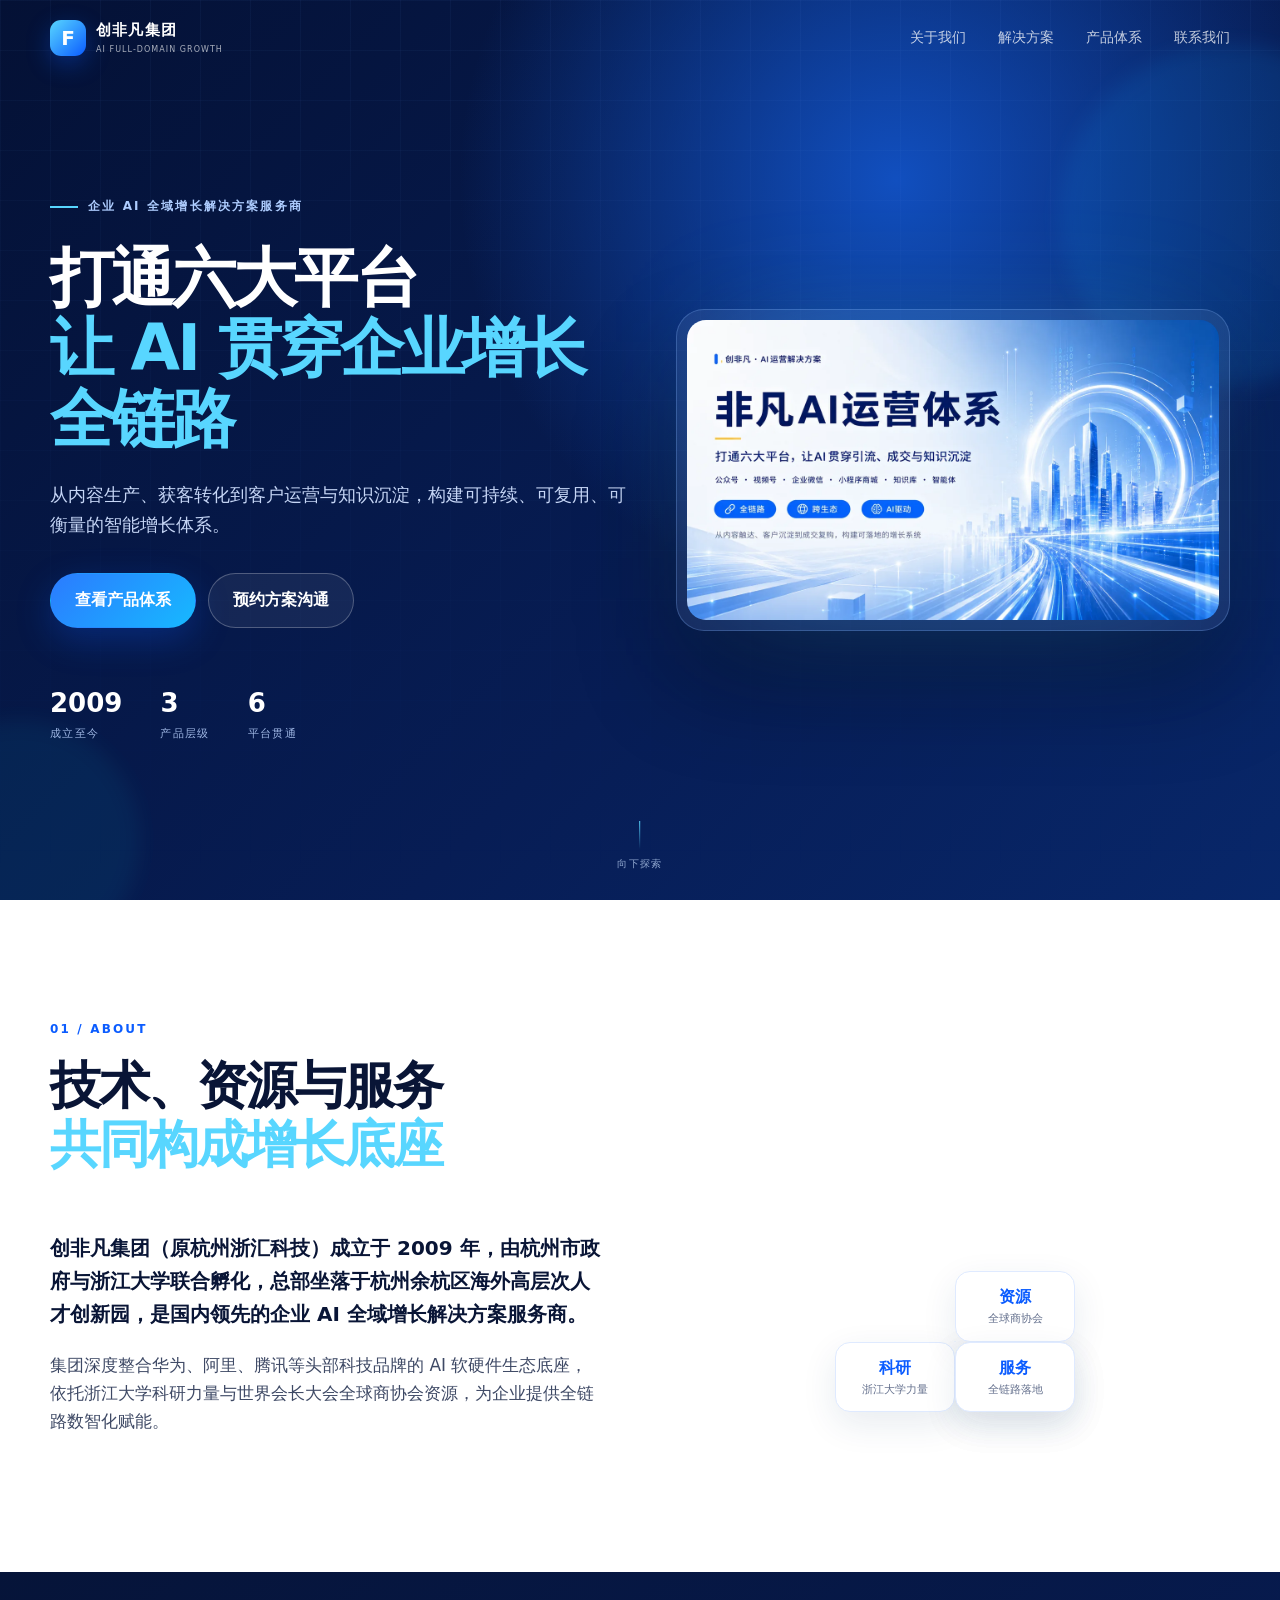
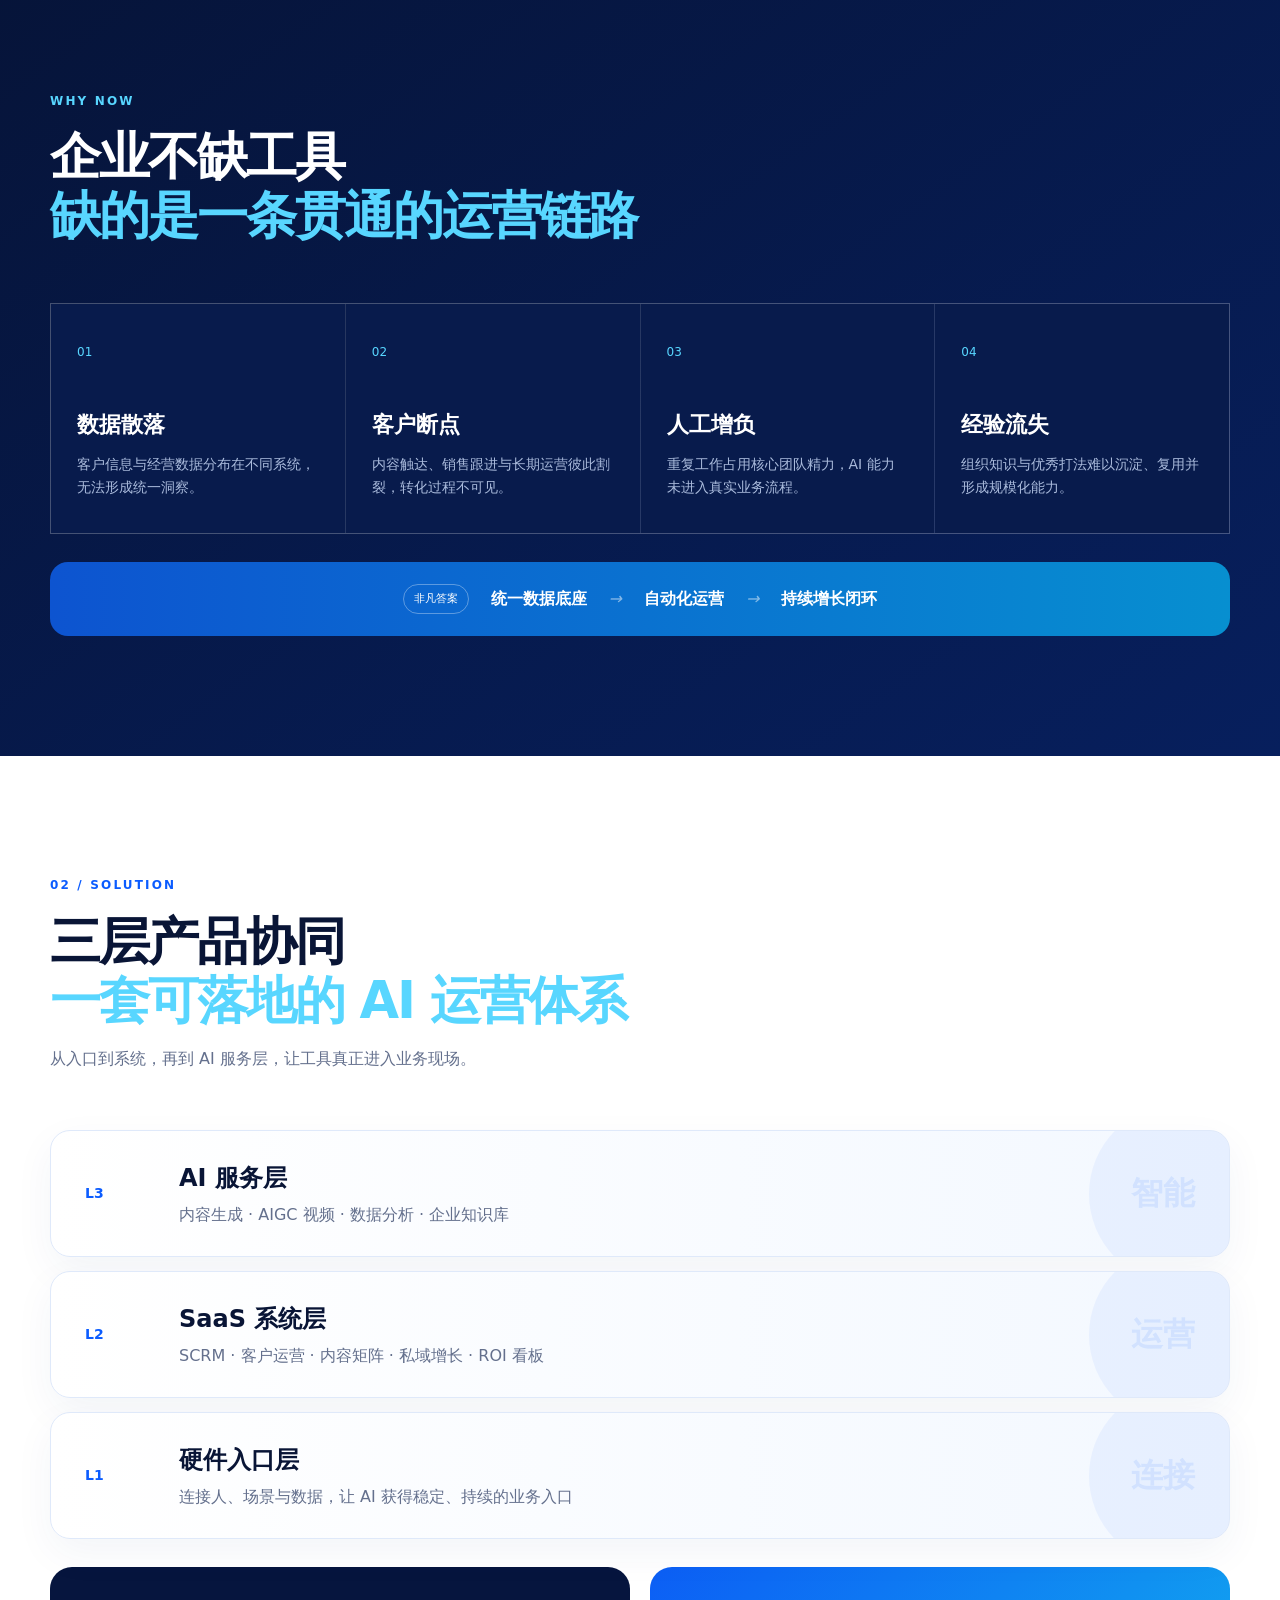
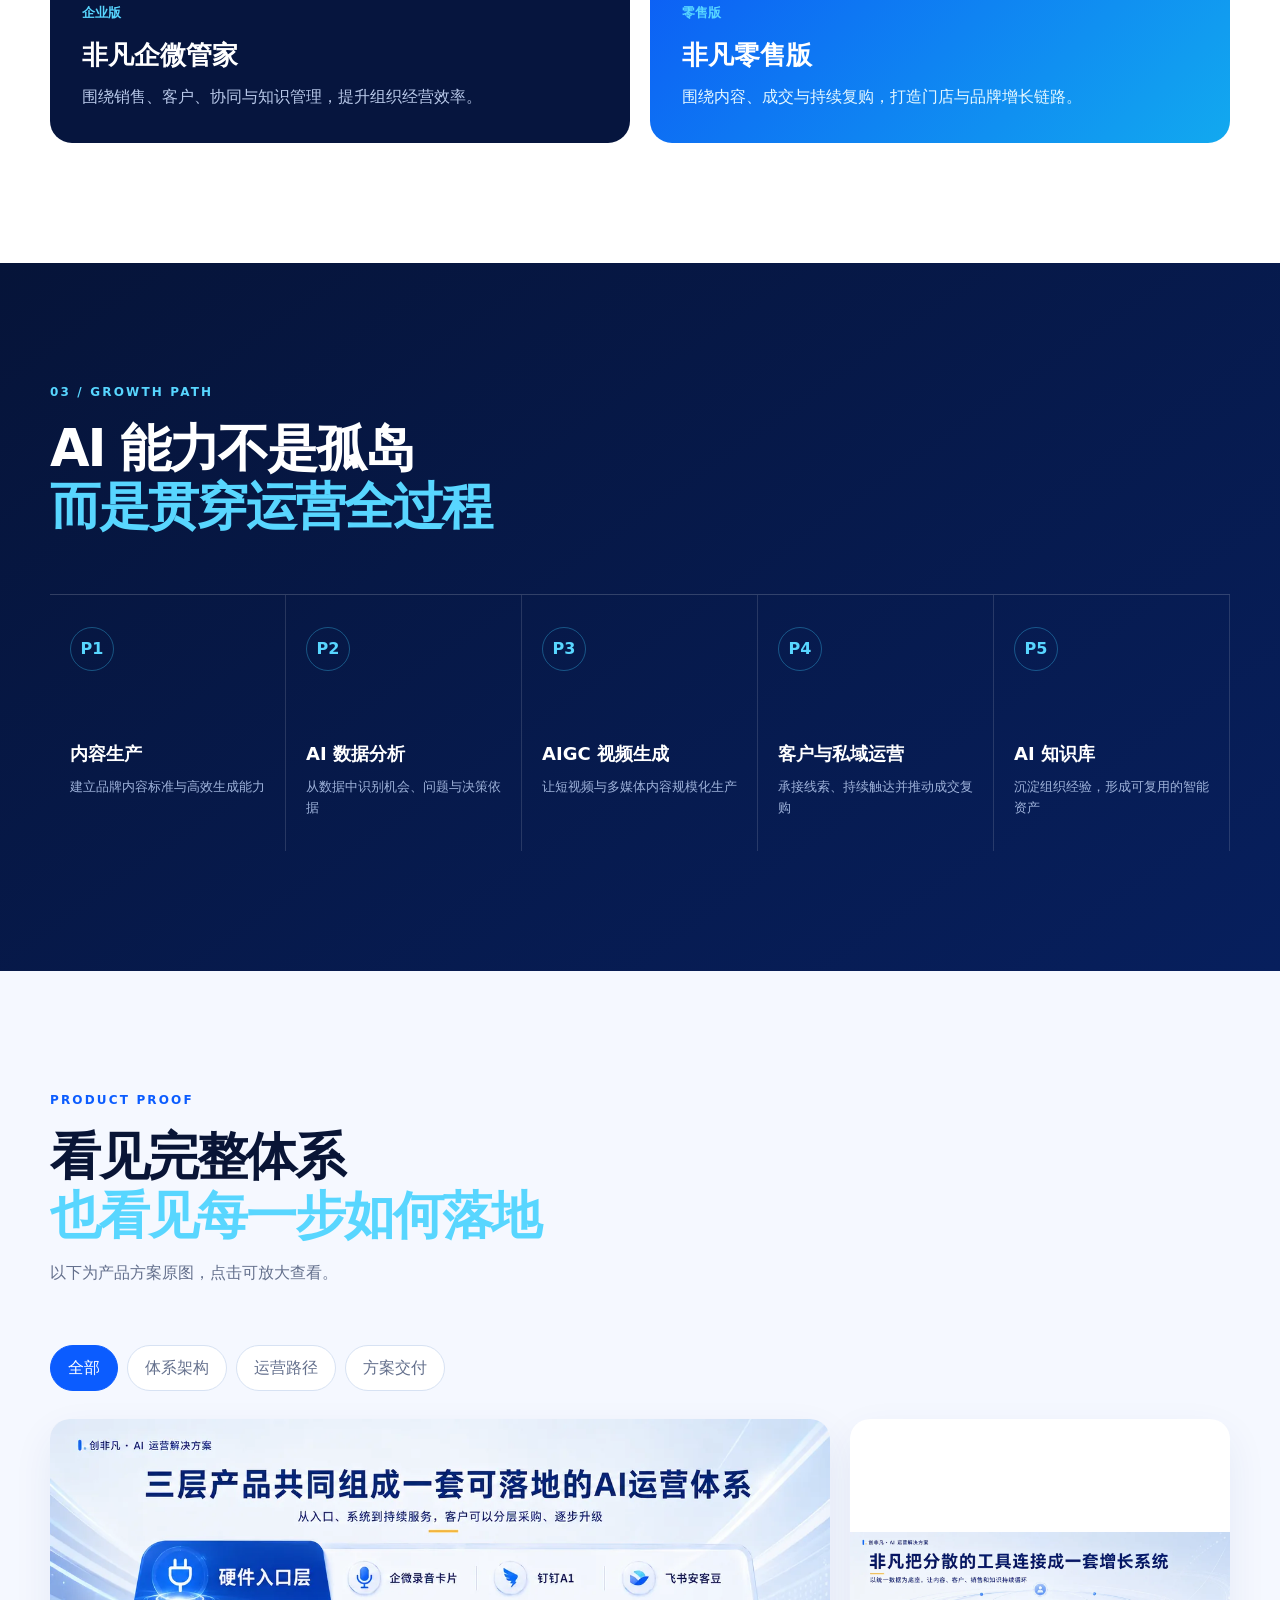
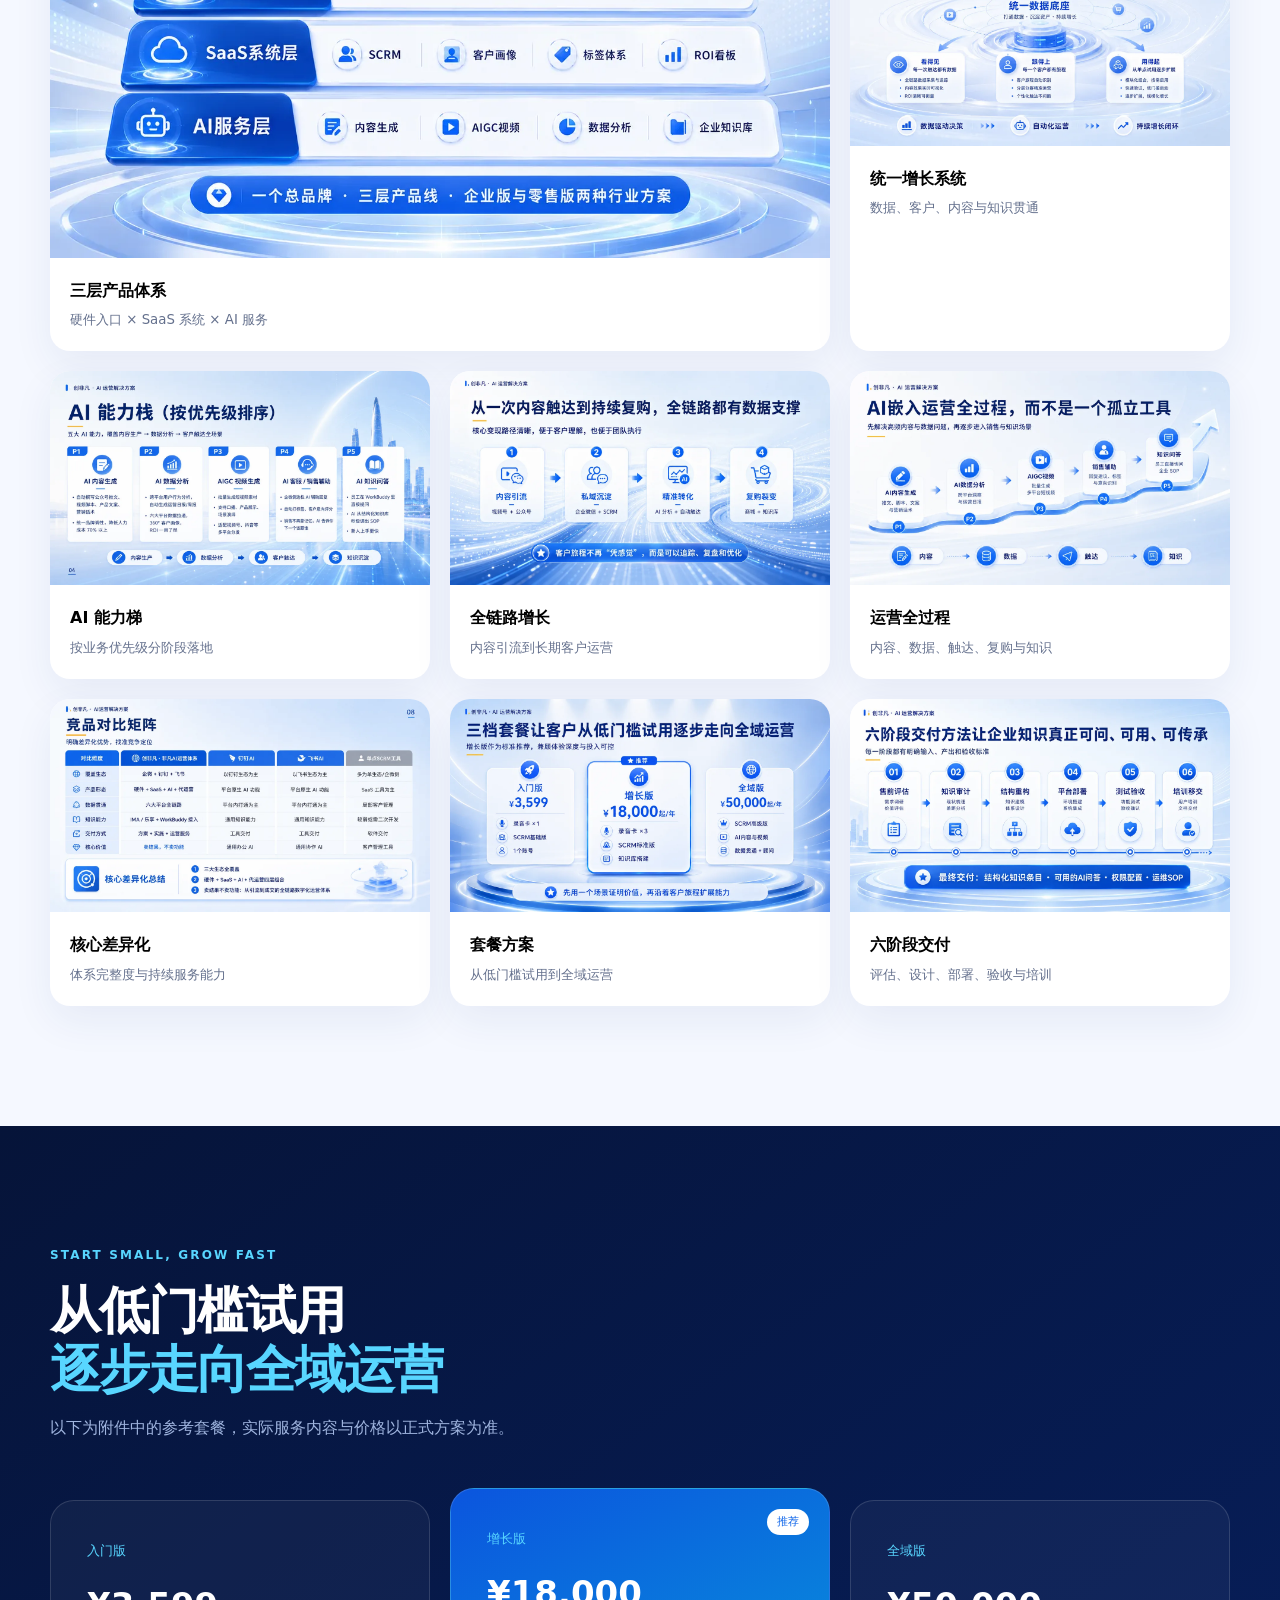
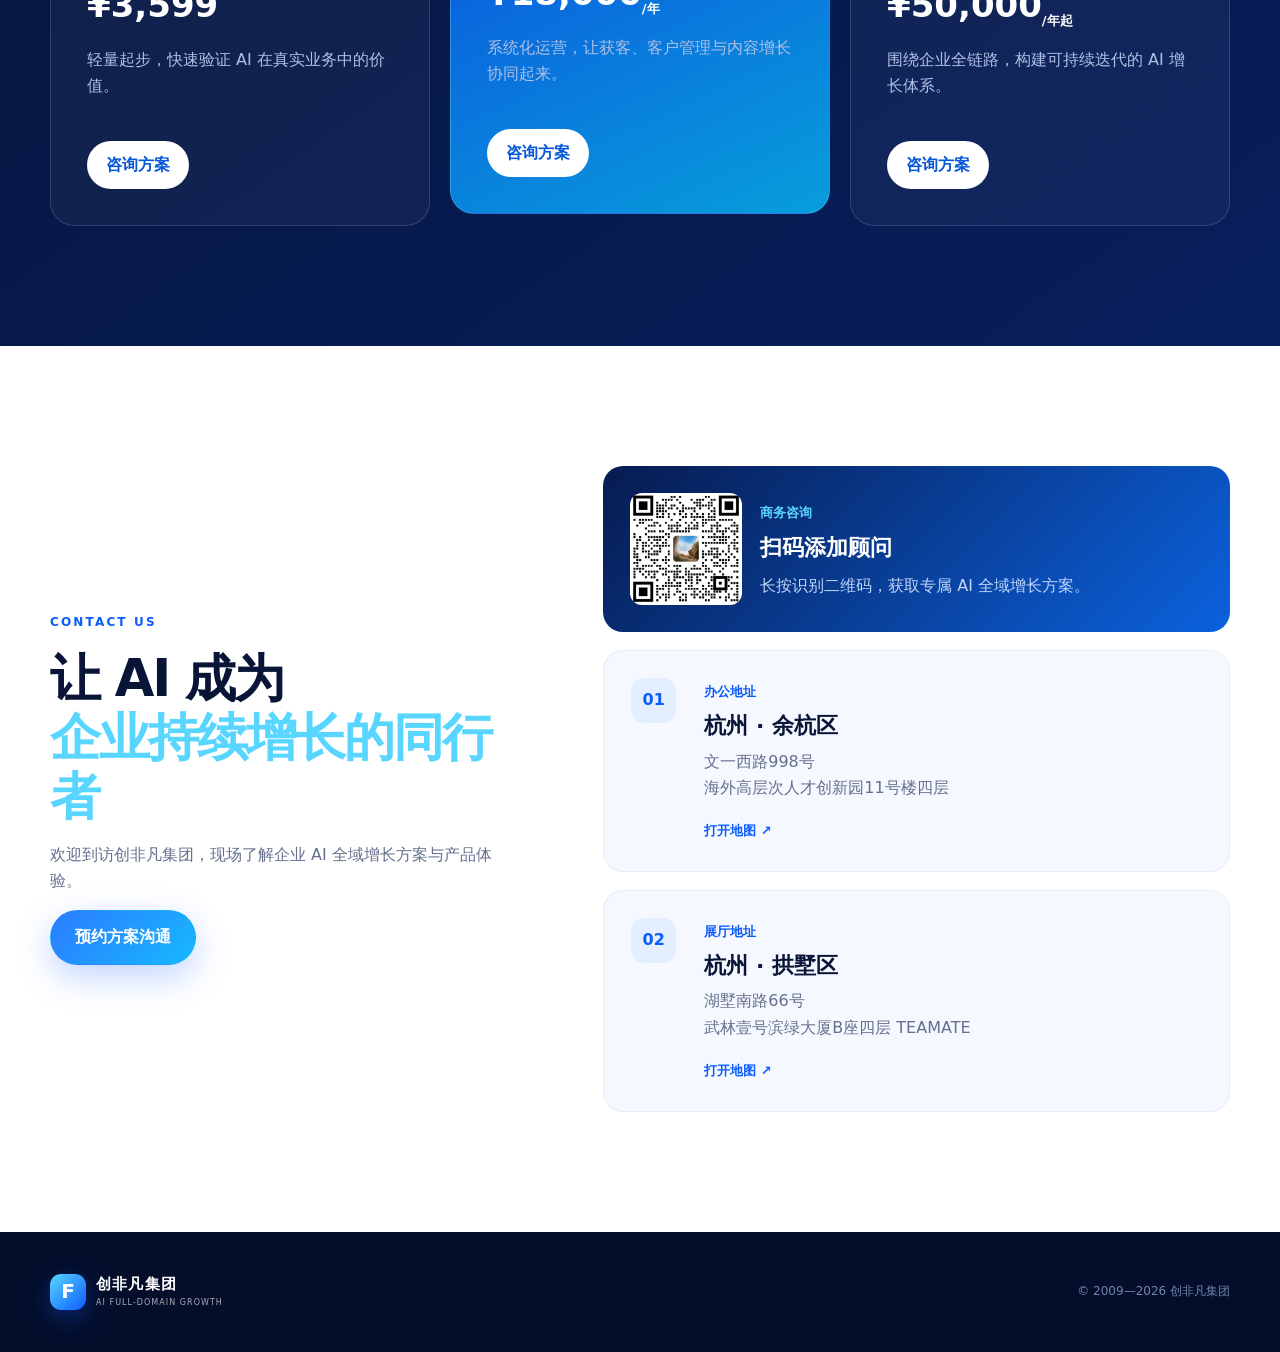
<file: index.html>
<!doctype html>
<html lang="zh-CN">
<head>
  <meta charset="utf-8">
  <meta name="viewport" content="width=device-width,initial-scale=1,viewport-fit=cover">
  <meta name="theme-color" content="#071a48">
  <meta name="description" content="创非凡集团｜企业AI全域增长解决方案服务商">
  <title>创非凡集团｜AI全域增长解决方案</title>
  <link rel="stylesheet" href="styles.css">
</head>
<body>
  <div class="scroll-progress" aria-hidden="true"><span></span></div>
  <header class="topbar">
    <a class="brand" href="#home" aria-label="返回首页">
      <span class="brand-mark">F</span>
      <span><b>创非凡集团</b><small>AI FULL-DOMAIN GROWTH</small></span>
    </a>
    <button class="nav-toggle" aria-label="打开导航" aria-expanded="false"><i></i><i></i></button>
    <nav class="nav">
      <a href="#about">关于我们</a><a href="#system">解决方案</a><a href="#products">产品体系</a><a href="#contact">联系我们</a>
    </nav>
  </header>

  <main>
    <section class="hero" id="home">
      <div class="hero-orb hero-orb-a"></div><div class="hero-orb hero-orb-b"></div>
      <div class="hero-copy reveal">
        <p class="eyebrow"><span></span> 企业 AI 全域增长解决方案服务商</p>
        <h1>打通六大平台<br><em>让 AI 贯穿企业增长全链路</em></h1>
        <p class="hero-lead">从内容生产、获客转化到客户运营与知识沉淀，构建可持续、可复用、可衡量的智能增长体系。</p>
        <div class="hero-actions"><a class="btn primary" href="#products">查看产品体系</a><button class="btn ghost js-consult">预约方案沟通</button></div>
        <div class="hero-metrics">
          <div><b>2009</b><span>成立至今</span></div><div><b>3</b><span>产品层级</span></div><div><b>6</b><span>平台贯通</span></div>
        </div>
      </div>
      <div class="hero-visual reveal" data-delay="120"><img src="assets/web/image1.webp" alt="非凡AI运营体系" fetchpriority="high"><span class="visual-glow"></span></div>
      <a class="scroll-hint" href="#about"><span></span>向下探索</a>
    </section>

    <section class="section about" id="about">
      <div class="section-head reveal"><p class="index">01 / ABOUT</p><h2>技术、资源与服务<br><em>共同构成增长底座</em></h2></div>
      <div class="about-grid">
        <article class="about-story reveal">
          <p>创非凡集团（原杭州浙汇科技）成立于 2009 年，由杭州市政府与浙江大学联合孵化，总部坐落于杭州余杭区海外高层次人才创新园，是国内领先的企业 AI 全域增长解决方案服务商。</p>
          <p>集团深度整合华为、阿里、腾讯等头部科技品牌的 AI 软硬件生态底座，依托浙江大学科研力量与世界会长大会全球商协会资源，为企业提供全链路数智化赋能。</p>
        </article>
        <div class="ecosystem reveal" data-delay="100">
          <div class="eco-core"><span>创非凡</span><b>AI 增长生态</b></div>
          <div class="eco-item e1"><b>技术</b><span>AI软硬件生态</span></div><div class="eco-item e2"><b>科研</b><span>浙江大学力量</span></div><div class="eco-item e3"><b>资源</b><span>全球商协会</span></div><div class="eco-item e4"><b>服务</b><span>全链路落地</span></div>
        </div>
      </div>
    </section>

    <section class="section challenge">
      <div class="section-head light reveal"><p class="index">WHY NOW</p><h2>企业不缺工具<br><em>缺的是一条贯通的运营链路</em></h2></div>
      <div class="challenge-cards">
        <article class="reveal"><span>01</span><b>数据散落</b><p>客户信息与经营数据分布在不同系统，无法形成统一洞察。</p></article>
        <article class="reveal" data-delay="80"><span>02</span><b>客户断点</b><p>内容触达、销售跟进与长期运营彼此割裂，转化过程不可见。</p></article>
        <article class="reveal" data-delay="160"><span>03</span><b>人工增负</b><p>重复工作占用核心团队精力，AI 能力未进入真实业务流程。</p></article>
        <article class="reveal" data-delay="240"><span>04</span><b>经验流失</b><p>组织知识与优秀打法难以沉淀、复用并形成规模化能力。</p></article>
      </div>
      <div class="answer reveal"><span>非凡答案</span><b>统一数据底座</b><i>→</i><b>自动化运营</b><i>→</i><b>持续增长闭环</b></div>
    </section>

    <section class="section system" id="system">
      <div class="section-head reveal"><p class="index">02 / SOLUTION</p><h2>三层产品协同<br><em>一套可落地的 AI 运营体系</em></h2><p>从入口到系统，再到 AI 服务层，让工具真正进入业务现场。</p></div>
      <div class="layers">
        <article class="layer reveal"><span class="layer-no">L3</span><div><h3>AI 服务层</h3><p>内容生成 · AIGC 视频 · 数据分析 · 企业知识库</p></div><b>智能</b></article>
        <article class="layer reveal" data-delay="90"><span class="layer-no">L2</span><div><h3>SaaS 系统层</h3><p>SCRM · 客户运营 · 内容矩阵 · 私域增长 · ROI 看板</p></div><b>运营</b></article>
        <article class="layer reveal" data-delay="180"><span class="layer-no">L1</span><div><h3>硬件入口层</h3><p>连接人、场景与数据，让 AI 获得稳定、持续的业务入口</p></div><b>连接</b></article>
      </div>
      <div class="dual-value reveal">
        <div><small>企业版</small><h3>非凡企微管家</h3><p>围绕销售、客户、协同与知识管理，提升组织经营效率。</p></div>
        <div><small>零售版</small><h3>非凡零售版</h3><p>围绕内容、成交与持续复购，打造门店与品牌增长链路。</p></div>
      </div>
    </section>

    <section class="section path">
      <div class="section-head light reveal"><p class="index">03 / GROWTH PATH</p><h2>AI 能力不是孤岛<br><em>而是贯穿运营全过程</em></h2></div>
      <ol class="path-list">
        <li class="reveal"><span>P1</span><div><b>内容生产</b><p>建立品牌内容标准与高效生成能力</p></div></li>
        <li class="reveal"><span>P2</span><div><b>AI 数据分析</b><p>从数据中识别机会、问题与决策依据</p></div></li>
        <li class="reveal"><span>P3</span><div><b>AIGC 视频生成</b><p>让短视频与多媒体内容规模化生产</p></div></li>
        <li class="reveal"><span>P4</span><div><b>客户与私域运营</b><p>承接线索、持续触达并推动成交复购</p></div></li>
        <li class="reveal"><span>P5</span><div><b>AI 知识库</b><p>沉淀组织经验，形成可复用的智能资产</p></div></li>
      </ol>
    </section>

    <section class="section products" id="products">
      <div class="section-head reveal"><p class="index">PRODUCT PROOF</p><h2>看见完整体系<br><em>也看见每一步如何落地</em></h2><p>以下为产品方案原图，点击可放大查看。</p></div>
      <div class="product-tabs reveal" role="tablist"><button class="active" data-filter="all">全部</button><button data-filter="architecture">体系架构</button><button data-filter="operation">运营路径</button><button data-filter="delivery">方案交付</button></div>
      <div class="product-grid">
        <button class="product-card featured reveal" data-category="architecture" data-image="image6" data-title="三层产品共同组成 AI 运营体系"><img src="assets/web/image6.webp" alt="三层产品体系" loading="lazy"><span><b>三层产品体系</b><small>硬件入口 × SaaS 系统 × AI 服务</small></span></button>
        <button class="product-card reveal" data-category="architecture" data-image="image4" data-title="连接分散工具，形成统一增长系统"><img src="assets/web/image4.webp" alt="增长系统" loading="lazy"><span><b>统一增长系统</b><small>数据、客户、内容与知识贯通</small></span></button>
        <button class="product-card reveal" data-category="operation" data-image="image9" data-title="AI 能力梯：从内容到知识沉淀"><img src="assets/web/image9.webp" alt="AI能力梯" loading="lazy"><span><b>AI 能力梯</b><small>按业务优先级分阶段落地</small></span></button>
        <button class="product-card reveal" data-category="operation" data-image="image11" data-title="从首次内容触达到持续复购"><img src="assets/web/image11.webp" alt="全链路增长" loading="lazy"><span><b>全链路增长</b><small>内容引流到长期客户运营</small></span></button>
        <button class="product-card reveal" data-category="operation" data-image="image12" data-title="AI 嵌入运营全过程"><img src="assets/web/image12.webp" alt="AI运营过程" loading="lazy"><span><b>运营全过程</b><small>内容、数据、触达、复购与知识</small></span></button>
        <button class="product-card reveal" data-category="architecture" data-image="image14" data-title="竞品对比矩阵"><img src="assets/web/image14.webp" alt="竞品对比矩阵" loading="lazy"><span><b>核心差异化</b><small>体系完整度与持续服务能力</small></span></button>
        <button class="product-card reveal" data-category="delivery" data-image="image18" data-title="三档套餐逐步走向全域运营"><img src="assets/web/image18.webp" alt="套餐方案" loading="lazy"><span><b>套餐方案</b><small>从低门槛试用到全域运营</small></span></button>
        <button class="product-card reveal" data-category="delivery" data-image="image20" data-title="六阶段交付，知识真正可问、可用、可传承"><img src="assets/web/image20.webp" alt="六阶段交付" loading="lazy"><span><b>六阶段交付</b><small>评估、设计、部署、验收与培训</small></span></button>
      </div>
    </section>

    <section class="section packages">
      <div class="section-head light reveal"><p class="index">START SMALL, GROW FAST</p><h2>从低门槛试用<br><em>逐步走向全域运营</em></h2><p>以下为附件中的参考套餐，实际服务内容与价格以正式方案为准。</p></div>
      <div class="package-grid">
        <article class="reveal"><small>入门版</small><h3>¥3,599</h3><p>轻量起步，快速验证 AI 在真实业务中的价值。</p><button class="js-consult">咨询方案</button></article>
        <article class="popular reveal" data-delay="100"><i>推荐</i><small>增长版</small><h3>¥18,000<sub>/年</sub></h3><p>系统化运营，让获客、客户管理与内容增长协同起来。</p><button class="js-consult">咨询方案</button></article>
        <article class="reveal" data-delay="200"><small>全域版</small><h3>¥50,000<sub>/年起</sub></h3><p>围绕企业全链路，构建可持续迭代的 AI 增长体系。</p><button class="js-consult">咨询方案</button></article>
      </div>
    </section>

    <section class="section contact" id="contact">
      <div class="contact-copy reveal"><p class="index">CONTACT US</p><h2>让 AI 成为<br><em>企业持续增长的同行者</em></h2><p>欢迎到访创非凡集团，现场了解企业 AI 全域增长方案与产品体验。</p><button class="btn primary js-consult">预约方案沟通</button></div>
      <div class="address-list">
        <article class="qr-card reveal"><img src="assets/contact-qr.png" alt="创非凡商务咨询二维码"><div><small>商务咨询</small><h3>扫码添加顾问</h3><p>长按识别二维码，获取专属 AI 全域增长方案。</p></div></article>
        <article class="reveal"><span>01</span><div><small>办公地址</small><h3>杭州 · 余杭区</h3><p>文一西路998号<br>海外高层次人才创新园11号楼四层</p><a href="https://uri.amap.com/search?keyword=%E6%96%87%E4%B8%80%E8%A5%BF%E8%B7%AF998%E5%8F%B7%E6%B5%B7%E5%A4%96%E9%AB%98%E5%B1%82%E6%AC%A1%E4%BA%BA%E6%89%8D%E5%88%9B%E6%96%B0%E5%9B%AD" target="_blank" rel="noopener">打开地图 ↗</a></div></article>
        <article class="reveal" data-delay="100"><span>02</span><div><small>展厅地址</small><h3>杭州 · 拱墅区</h3><p>湖墅南路66号<br>武林壹号滨绿大厦B座四层 TEAMATE</p><a href="https://uri.amap.com/search?keyword=%E6%B9%96%E5%A2%85%E5%8D%97%E8%B7%AF66%E5%8F%B7%E6%AD%A6%E6%9E%97%E5%A3%B9%E5%8F%B7%E6%BB%A8%E7%BB%BF%E5%A4%A7%E5%8E%A6" target="_blank" rel="noopener">打开地图 ↗</a></div></article>
      </div>
    </section>
  </main>

  <footer><div class="brand"><span class="brand-mark">F</span><span><b>创非凡集团</b><small>AI FULL-DOMAIN GROWTH</small></span></div><p>© 2009—2026 创非凡集团</p></footer>
  <div class="bottom-cta"><a href="#products">产品体系</a><button class="js-consult">立即咨询</button></div>

  <dialog class="gallery-modal"><button class="modal-close" aria-label="关闭">×</button><div><img alt="产品方案大图"><p></p></div></dialog>
  <dialog class="consult-modal">
    <button class="modal-close" aria-label="关闭">×</button>
    <div class="consult-box"><small>BOOK A CONSULTATION</small><h2>预约方案沟通</h2><p>扫码添加商务顾问，或填写并复制您的需求信息。</p>
      <div class="modal-qr"><img src="assets/contact-qr.png" alt="创非凡商务咨询二维码"><span><b>扫码添加顾问</b><small>长按图片可识别二维码</small></span></div>
      <label>怎么称呼您？<input id="name" autocomplete="name" placeholder="姓名 / 公司"></label>
      <label>您最关心什么？<textarea id="need" rows="3" placeholder="例如：企微客户运营、AI知识库、内容增长…"></textarea></label>
      <button class="btn primary" id="copy-consult">复制咨询信息</button><p class="contact-note" id="contact-note"></p>
    </div>
  </dialog>
  <div class="toast" role="status" aria-live="polite"></div>
  <script src="app.js"></script>
</body>
</html>
</file>
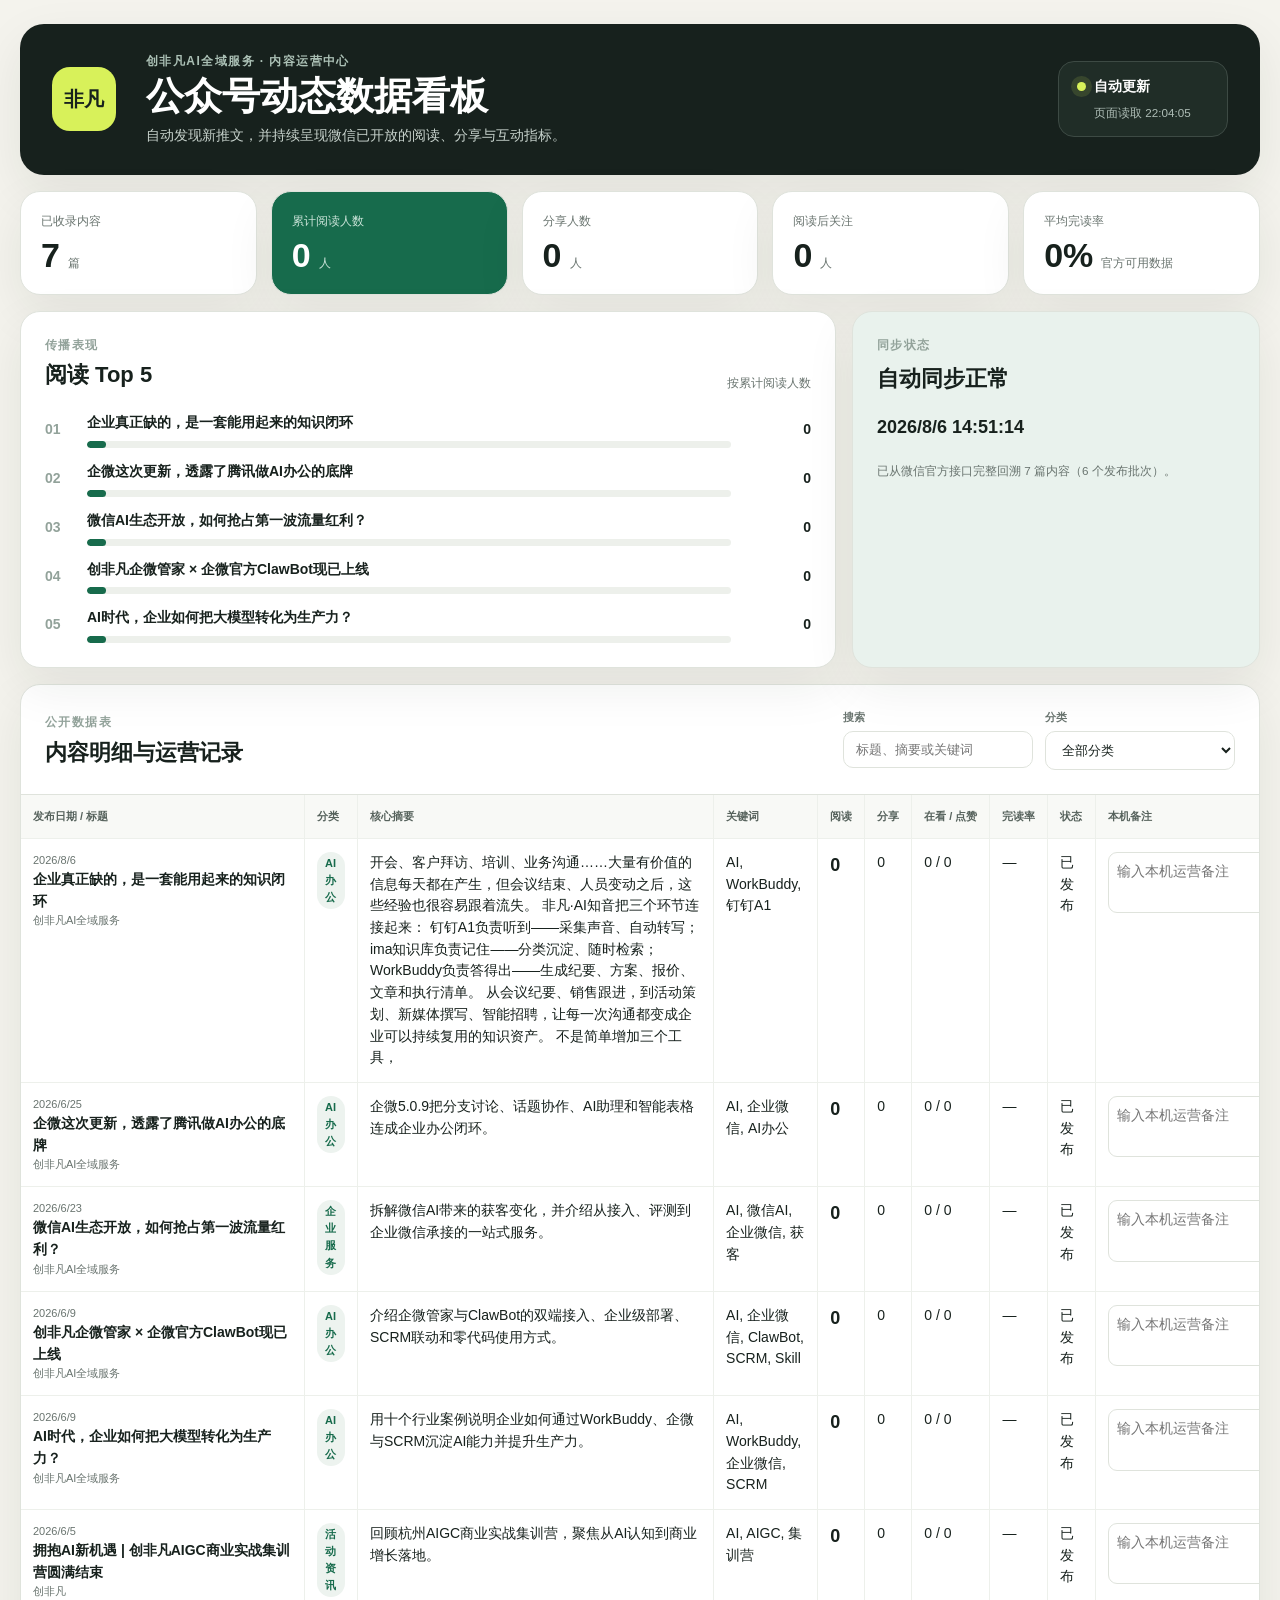
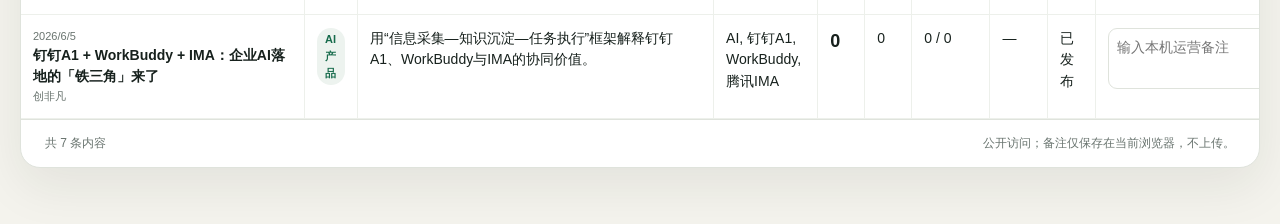
<file: wechat-dashboard/index.html>
<!doctype html>
<html lang="zh-CN">
<head>
  <meta charset="utf-8">
  <meta name="viewport" content="width=device-width, initial-scale=1">
  <meta name="description" content="创非凡AI全域服务公众号内容与传播数据看板">
  <title>创非凡AI｜公众号动态数据看板</title>
  <link rel="stylesheet" href="styles.css">
</head>
<body>
  <main class="shell">
    <header class="hero">
      <div class="brand">非凡</div>
      <div>
        <p class="eyebrow">创非凡AI全域服务 · 内容运营中心</p>
        <h1>公众号动态数据看板</h1>
        <p class="intro">自动发现新推文，并持续呈现微信已开放的阅读、分享与互动指标。</p>
      </div>
      <div class="live"><i></i><span>自动更新</span><small id="updatedAt">正在读取数据…</small></div>
    </header>

    <section class="kpis" aria-label="数据总览">
      <article><span>已收录内容</span><strong id="articleCount">—</strong><small>篇</small></article>
      <article class="accent"><span>累计阅读人数</span><strong id="readUser">—</strong><small>人</small></article>
      <article><span>分享人数</span><strong id="shareUser">—</strong><small>人</small></article>
      <article><span>阅读后关注</span><strong id="subscribeUser">—</strong><small>人</small></article>
      <article><span>平均完读率</span><strong id="finishRate">—</strong><small>官方可用数据</small></article>
    </section>

    <section class="insights">
      <article class="panel">
        <div class="panel-head"><div><p class="eyebrow">传播表现</p><h2>阅读 Top 5</h2></div><span>按累计阅读人数</span></div>
        <div id="ranking" class="ranking"></div>
      </article>
      <aside class="panel sync-panel">
        <p class="eyebrow">同步状态</p>
        <h2 id="syncStatus">等待数据</h2>
        <p id="syncTime">—</p>
        <small id="syncMessage">新推文约每 5 分钟检查一次；传播指标按微信官方开放时间更新。</small>
      </aside>
    </section>

    <section class="panel table-panel">
      <div class="toolbar">
        <div><p class="eyebrow">公开数据表</p><h2>内容明细与运营记录</h2></div>
        <div class="filters">
          <label>搜索<input id="search" placeholder="标题、摘要或关键词"></label>
          <label>分类<select id="category"><option>全部分类</option></select></label>
        </div>
      </div>
      <p id="notice" class="notice" hidden></p>
      <div class="table-wrap">
        <table>
          <thead><tr><th>发布日期 / 标题</th><th>分类</th><th>核心摘要</th><th>关键词</th><th>阅读</th><th>分享</th><th>在看 / 点赞</th><th>完读率</th><th>状态</th><th>本机备注</th></tr></thead>
          <tbody id="rows"><tr><td colspan="10" class="empty">正在载入公众号数据…</td></tr></tbody>
        </table>
      </div>
      <footer><span id="count">共 0 条内容</span><span>公开访问；备注仅保存在当前浏览器，不上传。</span></footer>
    </section>
  </main>
  <script src="app.js" defer></script>
</body>
</html>
</file>
<file: styles.css>
:root{--navy:#06153e;--blue:#0b5cff;--cyan:#58d6ff;--ink:#091536;--muted:#64708d;--line:#dfe7f4;--paper:#f5f8ff;--white:#fff;--max:1180px}*{box-sizing:border-box}html{scroll-behavior:smooth}body{margin:0;color:var(--ink);background:#fff;font-family:"PingFang SC","Microsoft YaHei",system-ui,sans-serif;line-height:1.65;-webkit-font-smoothing:antialiased}button,a{font:inherit}button{cursor:pointer}a{color:inherit;text-decoration:none}img{display:block;max-width:100%}.scroll-progress{position:fixed;inset:0 0 auto;height:3px;z-index:100;background:transparent}.scroll-progress span{display:block;width:0;height:100%;background:linear-gradient(90deg,var(--blue),var(--cyan))}.topbar{position:fixed;top:0;left:0;right:0;height:76px;padding:0 max(24px,calc((100vw - var(--max))/2));display:flex;align-items:center;justify-content:space-between;color:white;z-index:90;transition:.3s}.topbar.scrolled{height:66px;background:rgba(5,18,56,.9);backdrop-filter:blur(18px);box-shadow:0 8px 30px #05133824}.brand{display:flex;align-items:center;gap:10px}.brand-mark{display:grid;place-items:center;width:36px;height:36px;border-radius:11px;background:linear-gradient(135deg,var(--cyan),var(--blue));color:white;font-weight:900;font-size:20px;box-shadow:0 8px 24px #0b5cff55}.brand b,.brand small{display:block;line-height:1.15}.brand b{font-size:15px;letter-spacing:.08em}.brand small{margin-top:5px;font-size:8px;letter-spacing:.13em;opacity:.65}.nav{display:flex;gap:32px;font-size:14px}.nav a{opacity:.76;transition:.25s}.nav a:hover{opacity:1;color:var(--cyan)}.nav-toggle{display:none;background:none;border:0;color:white;width:38px;height:38px;padding:9px}.nav-toggle i{display:block;height:2px;background:currentColor;margin:6px 0;transition:.25s}.hero{position:relative;min-height:100svh;padding:140px max(24px,calc((100vw - var(--max))/2)) 100px;display:grid;grid-template-columns:1.02fr .98fr;gap:50px;align-items:center;color:white;background:radial-gradient(circle at 70% 20%,#114fbf 0,transparent 38%),linear-gradient(135deg,#041135,#071d55 60%,#08276a);overflow:hidden}.hero:before{content:"";position:absolute;inset:0;background-image:linear-gradient(#79a9ff0c 1px,transparent 1px),linear-gradient(90deg,#79a9ff0c 1px,transparent 1px);background-size:50px 50px;mask-image:linear-gradient(to bottom,black,transparent)}.hero-orb{position:absolute;border-radius:50%;filter:blur(10px);opacity:.45}.hero-orb-a{width:340px;height:340px;right:-120px;top:5%;background:#139cff44}.hero-orb-b{width:240px;height:240px;left:-100px;bottom:-60px;background:#14e1ff22}.hero-copy,.hero-visual{position:relative;z-index:1}.eyebrow,.index{font-size:12px;letter-spacing:.18em;font-weight:700;text-transform:uppercase}.eyebrow{display:flex;align-items:center;gap:10px;color:#aecdff}.eyebrow span{width:28px;height:2px;background:var(--cyan)}h1,h2,h3,p{margin-top:0}h1{font-size:clamp(42px,5vw,72px);line-height:1.1;letter-spacing:-.045em;margin:26px 0}h1 em,h2 em{font-style:normal;color:var(--cyan)}.hero-lead{max-width:610px;color:#c6d6f6;font-size:18px}.hero-actions{display:flex;gap:12px;margin-top:34px}.btn{border:1px solid transparent;padding:13px 24px;border-radius:99px;font-weight:700;transition:.25s}.btn:hover{transform:translateY(-2px)}.btn.primary{background:linear-gradient(135deg,#2b7bff,#17b9ff);color:white;box-shadow:0 12px 35px #0b5cff42}.btn.ghost{color:white;background:#ffffff10;border-color:#ffffff40}.hero-metrics{display:flex;gap:38px;margin-top:54px}.hero-metrics div{display:flex;flex-direction:column}.hero-metrics b{font-size:26px}.hero-metrics span{font-size:11px;color:#9fb7e4;letter-spacing:.12em}.hero-visual{border:1px solid #8ab9ff44;border-radius:28px;padding:10px;background:#ffffff10;box-shadow:0 50px 100px #0005;transform:perspective(1000px) rotateY(-6deg)}.hero-visual img{border-radius:19px}.visual-glow{position:absolute;inset:10%;background:#41bdff55;filter:blur(60px);z-index:-1}.scroll-hint{position:absolute;z-index:2;bottom:28px;left:50%;transform:translateX(-50%);font-size:10px;letter-spacing:.14em;color:#91a8d0;display:flex;flex-direction:column;align-items:center}.scroll-hint span{width:1px;height:28px;background:linear-gradient(var(--cyan),transparent);margin-bottom:7px}.section{padding:120px max(24px,calc((100vw - var(--max))/2));scroll-margin-top:60px}.section-head{max-width:700px;margin-bottom:58px}.section-head .index,.contact .index{color:var(--blue)}.section-head h2,.contact h2{font-size:clamp(34px,4vw,54px);line-height:1.15;letter-spacing:-.04em;margin:16px 0}.section-head p:last-child{color:var(--muted)}.about-grid{display:grid;grid-template-columns:1fr 1fr;gap:80px;align-items:center}.about-story{font-size:17px;color:#3e4965}.about-story p:first-child{font-size:20px;color:var(--ink);font-weight:600}.ecosystem{position:relative;aspect-ratio:1;max-width:500px;margin:auto;border-radius:50%;border:1px solid #bcd4ff;background:radial-gradient(circle,#eaf3ff 0 31%,transparent 32%),repeating-radial-gradient(circle,#fff 0 28%,#d9e8ff 29% 29.3%,#fff 30% 41%);box-shadow:inset 0 0 80px #4e93ff15}.eco-core{position:absolute;inset:34%;border-radius:50%;display:grid;place-content:center;text-align:center;color:white;background:linear-gradient(145deg,#0e68ff,#073692);box-shadow:0 20px 60px #0757ff55}.eco-core span{font-size:11px;letter-spacing:.15em}.eco-item{position:absolute;width:120px;padding:12px 10px;text-align:center;border-radius:15px;background:white;box-shadow:0 12px 35px #16396b19;border:1px solid #dfeaff}.eco-item b,.eco-item span{display:block}.eco-item b{color:var(--blue)}.eco-item span{font-size:11px;color:var(--muted)}.e1{top:6%;left:36%}.e2{right:1%;top:43%}.e3{bottom:6%;left:36%}.e4{left:1%;top:43%}.challenge,.path,.packages{color:white;background:linear-gradient(145deg,#061439,#071f5d)}.section-head.light .index{color:var(--cyan)}.section-head.light p:last-child{color:#9fb4de}.challenge-cards{display:grid;grid-template-columns:repeat(4,1fr);gap:1px;background:#ffffff22;border:1px solid #ffffff22}.challenge-cards article{padding:34px 26px;background:#081b4c;transition:.3s}.challenge-cards article:hover{background:#0c286e;transform:translateY(-5px)}.challenge-cards span{color:var(--cyan);font-size:12px}.challenge-cards b{display:block;margin:42px 0 10px;font-size:22px}.challenge-cards p{color:#aabbdc;font-size:14px;margin:0}.answer{margin-top:28px;padding:22px 28px;border-radius:18px;background:linear-gradient(90deg,#0d54d0,#078fd0);display:flex;align-items:center;justify-content:center;gap:22px}.answer span{font-size:11px;padding:5px 10px;border:1px solid #ffffff55;border-radius:99px}.answer i{opacity:.5}.layers{display:grid;gap:14px}.layer{position:relative;padding:28px 34px;border-radius:20px;display:grid;grid-template-columns:70px 1fr auto;align-items:center;gap:24px;border:1px solid #dfe9fa;background:linear-gradient(90deg,#fff,#f3f8ff);box-shadow:0 14px 40px #113a7d0d;overflow:hidden}.layer:after{content:"";position:absolute;right:-40px;width:180px;height:180px;border-radius:50%;background:#0b5cff0e}.layer-no{font-size:14px;font-weight:800;color:var(--blue)}.layer h3{margin:0 0 3px;font-size:24px}.layer p{margin:0;color:var(--muted)}.layer>b{font-size:32px;color:#0b5cff18}.dual-value{margin-top:28px;display:grid;grid-template-columns:1fr 1fr;gap:20px}.dual-value>div{padding:32px;border-radius:22px;background:var(--navy);color:white}.dual-value>div:last-child{background:linear-gradient(135deg,#0c5ef5,#12a9ef)}.dual-value small{color:var(--cyan);font-weight:700}.dual-value h3{font-size:26px;margin:8px 0}.dual-value p{color:#b8c8e9;margin:0}.dual-value>div:last-child p{color:#e5f8ff}.path-list{list-style:none;padding:0;margin:0;display:grid;grid-template-columns:repeat(5,1fr);border-top:1px solid #ffffff2c}.path-list li{padding:32px 20px;border-right:1px solid #ffffff22;min-height:230px}.path-list li>span{display:inline-grid;place-items:center;width:44px;height:44px;border-radius:50%;color:var(--cyan);border:1px solid #3ccfff55;font-weight:700}.path-list li div{margin-top:68px}.path-list b{font-size:18px}.path-list p{font-size:13px;color:#9eb2da;margin:7px 0 0}.products{background:var(--paper)}.product-tabs{display:flex;gap:9px;flex-wrap:wrap;margin-bottom:28px}.product-tabs button{border:1px solid #d7e2f3;background:white;padding:9px 17px;border-radius:99px;color:var(--muted)}.product-tabs button.active{color:white;background:var(--blue);border-color:var(--blue)}.product-grid{display:grid;grid-template-columns:repeat(3,1fr);gap:20px}.product-card{border:0;padding:0;text-align:left;background:white;border-radius:20px;overflow:hidden;box-shadow:0 15px 40px #183f7e12;transition:.3s}.product-card:hover{transform:translateY(-5px);box-shadow:0 22px 55px #183f7e22}.product-card[hidden]{display:none}.product-card img{width:100%;aspect-ratio:16/9;object-fit:cover}.product-card span{display:block;padding:20px}.product-card b,.product-card small{display:block}.product-card small{color:var(--muted);margin-top:5px}.product-card.featured{grid-column:span 2}.package-grid{display:grid;grid-template-columns:repeat(3,1fr);gap:20px}.package-grid article{position:relative;padding:36px;border:1px solid #ffffff22;border-radius:24px;background:#ffffff0b}.package-grid article.popular{background:linear-gradient(155deg,#0b55de,#079edb);transform:translateY(-12px)}.package-grid i{position:absolute;right:20px;top:20px;background:#fff;color:#0b63e9;font-size:11px;font-style:normal;padding:4px 10px;border-radius:99px}.package-grid small{color:var(--cyan)}.package-grid h3{font-size:34px;margin:14px 0}.package-grid sub{font-size:13px}.package-grid p{color:#adc0e5;min-height:78px}.package-grid button{border:1px solid #ffffff44;border-radius:99px;padding:10px 18px;background:white;color:#0758d9;font-weight:700}.contact{display:grid;grid-template-columns:.85fr 1.15fr;gap:90px;align-items:center}.contact-copy>p:not(.index){color:var(--muted)}.address-list{display:grid;gap:18px}.address-list article{display:grid;grid-template-columns:55px 1fr;gap:18px;padding:27px;border-radius:20px;background:var(--paper);border:1px solid #e3ebf8}.address-list article>span{display:grid;place-items:center;width:45px;height:45px;border-radius:13px;background:#e3eeff;color:var(--blue);font-weight:800}.address-list small{color:var(--blue);font-weight:700}.address-list h3{margin:4px 0;font-size:22px}.address-list p{color:var(--muted)}.address-list a{color:var(--blue);font-weight:700;font-size:13px}footer{padding:42px max(24px,calc((100vw - var(--max))/2));display:flex;justify-content:space-between;align-items:center;background:#040e2b;color:white}footer p{margin:0;color:#6f83ad;font-size:12px}.bottom-cta{display:none}.gallery-modal,.consult-modal{padding:0;border:0;border-radius:24px;background:#071536;color:white;box-shadow:0 30px 100px #0008}.gallery-modal{width:min(1100px,94vw);max-height:92vh}.gallery-modal::backdrop,.consult-modal::backdrop{background:#020816dc;backdrop-filter:blur(8px)}.gallery-modal>div{padding:38px 18px 18px}.gallery-modal img{width:100%;max-height:78vh;object-fit:contain;border-radius:13px}.gallery-modal p{text-align:center;margin:12px 0 0;color:#bdd1f7}.modal-close{position:absolute;z-index:2;right:12px;top:8px;width:38px;height:38px;border:0;border-radius:50%;background:#ffffff14;color:white;font-size:27px}.consult-modal{width:min(500px,92vw)}.consult-box{padding:45px}.consult-box small{color:var(--cyan)}.consult-box h2{font-size:34px;margin:8px 0}.consult-box>p{color:#a9badb}.consult-box label{display:block;font-size:13px;color:#cbd7ec;margin:17px 0}.consult-box input,.consult-box textarea{width:100%;margin-top:7px;padding:12px 14px;border:1px solid #ffffff22;border-radius:10px;color:white;background:#ffffff0d;outline:none}.consult-box input:focus,.consult-box textarea:focus{border-color:var(--cyan)}.contact-note{font-size:12px!important;margin:12px 0 0!important}.toast{position:fixed;left:50%;bottom:90px;z-index:120;transform:translate(-50%,20px);padding:10px 18px;border-radius:99px;background:#06143b;color:white;opacity:0;pointer-events:none;transition:.25s}.toast.show{opacity:1;transform:translate(-50%,0)}.reveal{opacity:0;transform:translateY(28px);transition:opacity .7s,transform .7s}.reveal.visible{opacity:1;transform:none}
@media(max-width:850px){.topbar{height:64px;padding:0 18px}.nav-toggle{display:block}.nav{position:fixed;top:64px;left:12px;right:12px;padding:20px;display:grid;gap:4px;border-radius:16px;background:#06143bf5;transform:translateY(-15px);opacity:0;pointer-events:none;transition:.25s}.nav.open{transform:none;opacity:1;pointer-events:auto}.nav a{padding:10px}.hero{min-height:auto;padding:120px 22px 90px;grid-template-columns:1fr;gap:48px}.hero-copy{text-align:left}.hero-lead{font-size:16px}.hero-visual{transform:none;border-radius:18px;padding:6px}.hero-visual img{border-radius:13px}.hero-metrics{justify-content:space-between;gap:12px}.scroll-hint{display:none}.section{padding:85px 22px}.section-head{margin-bottom:38px}.about-grid,.contact{grid-template-columns:1fr;gap:46px}.ecosystem{max-width:400px}.challenge-cards{grid-template-columns:1fr 1fr}.answer{flex-wrap:wrap;gap:12px}.answer i{display:none}.layer{padding:22px 18px;grid-template-columns:42px 1fr}.layer>b{display:none}.layer h3{font-size:20px}.dual-value{grid-template-columns:1fr}.path-list{grid-template-columns:1fr}.path-list li{min-height:auto;display:grid;grid-template-columns:60px 1fr;padding:23px 0;border-right:0;border-bottom:1px solid #ffffff22}.path-list li div{margin-top:0}.product-grid{grid-template-columns:1fr 1fr}.product-card.featured{grid-column:span 2}.package-grid{grid-template-columns:1fr}.package-grid article.popular{transform:none}.package-grid p{min-height:auto}footer{padding-bottom:100px;display:block}footer p{margin-top:20px}.bottom-cta{position:fixed;z-index:80;left:12px;right:12px;bottom:calc(10px + env(safe-area-inset-bottom));display:grid;grid-template-columns:1fr 1.4fr;padding:7px;border:1px solid #ffffff22;border-radius:18px;background:#06143be8;backdrop-filter:blur(16px);box-shadow:0 12px 40px #0005}.bottom-cta a,.bottom-cta button{padding:11px;border:0;border-radius:12px;text-align:center;color:white}.bottom-cta button{background:linear-gradient(135deg,#1769ff,#1ebcf6);font-weight:700}.consult-box{padding:38px 24px}.gallery-modal{border-radius:16px}}
@media(max-width:540px){h1{font-size:42px}.hero-actions{display:grid}.hero-metrics b{font-size:23px}.about-story p:first-child{font-size:18px}.eco-item{width:98px;padding:9px 5px}.eco-item span{font-size:10px}.challenge-cards{grid-template-columns:1fr}.challenge-cards article{padding:26px}.challenge-cards b{margin-top:24px}.product-grid{grid-template-columns:1fr}.product-card.featured{grid-column:auto}.contact{gap:34px}.address-list article{padding:20px;grid-template-columns:45px 1fr}.address-list article>span{width:38px;height:38px}.gallery-modal>div{padding:45px 8px 10px}}
@media(prefers-reduced-motion:reduce){html{scroll-behavior:auto}.reveal{opacity:1;transform:none;transition:none}*{animation:none!important}}
.address-list article.qr-card{grid-template-columns:112px 1fr;align-items:center;background:linear-gradient(135deg,#071b50,#0b62de);color:white;border:0}.qr-card>img{width:112px;border-radius:12px;background:white}.qr-card p{margin:7px 0 0!important;color:#bed4fb!important}.qr-card small{color:var(--cyan)}.consult-modal{max-height:92vh}.consult-box{overflow:auto;max-height:92vh}.modal-qr{display:flex;align-items:center;gap:16px;padding:14px;border-radius:16px;background:#ffffff0b;border:1px solid #ffffff18}.modal-qr img{width:104px;border-radius:10px;background:white}.modal-qr b,.modal-qr small{display:block}.modal-qr small{margin-top:4px;font-size:11px;color:#9fb7e4}
@media(max-width:540px){.address-list article.qr-card{grid-template-columns:92px 1fr}.qr-card>img{width:92px}.modal-qr img{width:90px}}
</file>
<file: wechat-dashboard/styles.css>
:root{--ink:#17211d;--muted:#69746f;--paper:#f4f3ed;--card:#fff;--green:#176b4c;--lime:#d8f15a;--line:#dfe3dc;--shadow:0 18px 50px rgba(23,33,29,.08)}
*{box-sizing:border-box}body{margin:0;background:var(--paper);color:var(--ink);font:14px/1.55 Inter,"PingFang SC","Microsoft YaHei",sans-serif}.shell{width:min(1600px,calc(100% - 40px));margin:24px auto 56px}.hero{display:grid;grid-template-columns:72px 1fr auto;align-items:center;gap:22px;padding:28px 32px;border-radius:24px;background:var(--ink);color:#fff;box-shadow:var(--shadow)}.brand{display:grid;place-items:center;width:64px;height:64px;border-radius:18px;background:var(--lime);color:var(--ink);font-weight:900;font-size:20px}.eyebrow{margin:0 0 4px;color:#92a29a;font-size:12px;font-weight:800;letter-spacing:.12em;text-transform:uppercase}.hero .eyebrow{color:#abc0b5}.hero h1{margin:0;font-size:clamp(26px,3vw,44px);line-height:1.1}.intro{margin:8px 0 0;color:#c7d2cc}.live{min-width:170px;padding:14px 18px;border:1px solid #3d4a44;border-radius:16px;background:#202d27}.live i{display:inline-block;width:9px;height:9px;margin-right:8px;border-radius:50%;background:var(--lime);box-shadow:0 0 0 6px rgba(216,241,90,.12)}.live span{font-weight:800}.live small{display:block;margin:6px 0 0 17px;color:#aebdb6}.kpis{display:grid;grid-template-columns:repeat(5,1fr);gap:14px;margin:16px 0}.kpis article,.panel{border:1px solid var(--line);border-radius:20px;background:var(--card);box-shadow:var(--shadow)}.kpis article{padding:20px}.kpis span{display:block;color:var(--muted);font-size:12px}.kpis strong{display:inline-block;margin:8px 8px 0 0;font-size:34px;line-height:1}.kpis small{color:var(--muted)}.kpis .accent{background:var(--green);color:#fff}.kpis .accent span,.kpis .accent small{color:#cbe4d9}.insights{display:grid;grid-template-columns:2fr 1fr;gap:16px;margin-bottom:16px}.panel{padding:24px}.panel-head,.toolbar{display:flex;justify-content:space-between;gap:24px;align-items:flex-end}.panel h2{margin:0;font-size:22px}.panel-head>span{color:var(--muted);font-size:12px}.ranking{display:grid;gap:13px;margin-top:20px}.rank-row{display:grid;grid-template-columns:30px minmax(0,1fr) 68px;align-items:center;gap:12px}.rank-row>span{color:#92a29a;font-weight:900}.rank-copy{min-width:0}.rank-copy b{display:block;overflow:hidden;text-overflow:ellipsis;white-space:nowrap}.bar{height:7px;margin-top:7px;border-radius:99px;background:#edf0eb;overflow:hidden}.bar i{display:block;height:100%;min-width:6px;border-radius:inherit;background:var(--green)}.rank-row>strong{text-align:right}.sync-panel{background:#e9f2ed}.sync-panel h2{margin:8px 0}.sync-panel>p:not(.eyebrow){font-size:18px;font-weight:800}.sync-panel small{color:var(--muted)}.table-panel{padding:0;overflow:hidden}.toolbar{padding:24px}.filters{display:flex;gap:12px}.filters label{color:var(--muted);font-size:11px;font-weight:700}.filters input,.filters select{display:block;width:190px;margin-top:5px;padding:10px 12px;border:1px solid var(--line);border-radius:10px;background:#fff;color:var(--ink)}.notice{margin:0 24px 16px;padding:10px 12px;border-radius:10px;background:#fff4d6;color:#745500}.table-wrap{overflow:auto;border-top:1px solid var(--line);border-bottom:1px solid var(--line)}table{width:100%;min-width:1320px;border-collapse:collapse}th,td{padding:13px 12px;border-right:1px solid #edf0eb;border-bottom:1px solid #edf0eb;text-align:left;vertical-align:top}th{position:sticky;top:0;z-index:2;background:#f8f9f6;color:#56625c;font-size:11px;white-space:nowrap}td:nth-child(1){min-width:280px}td:nth-child(3){min-width:280px}td a{display:block;color:var(--ink);font-weight:800;text-decoration:none}td a:hover{color:var(--green)}td time,td small{display:block;color:var(--muted);font-size:11px}td strong.metric{font-size:18px}.tag{display:inline-block;padding:3px 8px;border-radius:999px;background:#edf3ef;color:var(--green);font-size:11px;font-weight:800}.note{width:220px;min-height:58px;padding:8px;border:1px solid var(--line);border-radius:9px;resize:vertical;font:inherit}.empty{text-align:center;color:var(--muted);padding:40px}.table-panel footer{display:flex;justify-content:space-between;gap:16px;padding:14px 24px;color:var(--muted);font-size:12px}
@media(max-width:1000px){.kpis{grid-template-columns:repeat(2,1fr)}.insights{grid-template-columns:1fr}.hero{grid-template-columns:60px 1fr}.live{grid-column:1/-1}.filters{flex-wrap:wrap}}@media(max-width:640px){.shell{width:min(100% - 20px,1600px);margin-top:10px}.hero{padding:20px;gap:14px}.brand{width:52px;height:52px}.kpis{grid-template-columns:1fr 1fr}.kpis article{padding:16px}.kpis strong{font-size:28px}.panel{padding:18px}.toolbar{display:block}.filters{margin-top:16px}.filters input,.filters select{width:100%}.table-panel footer{display:block}}
</file>
